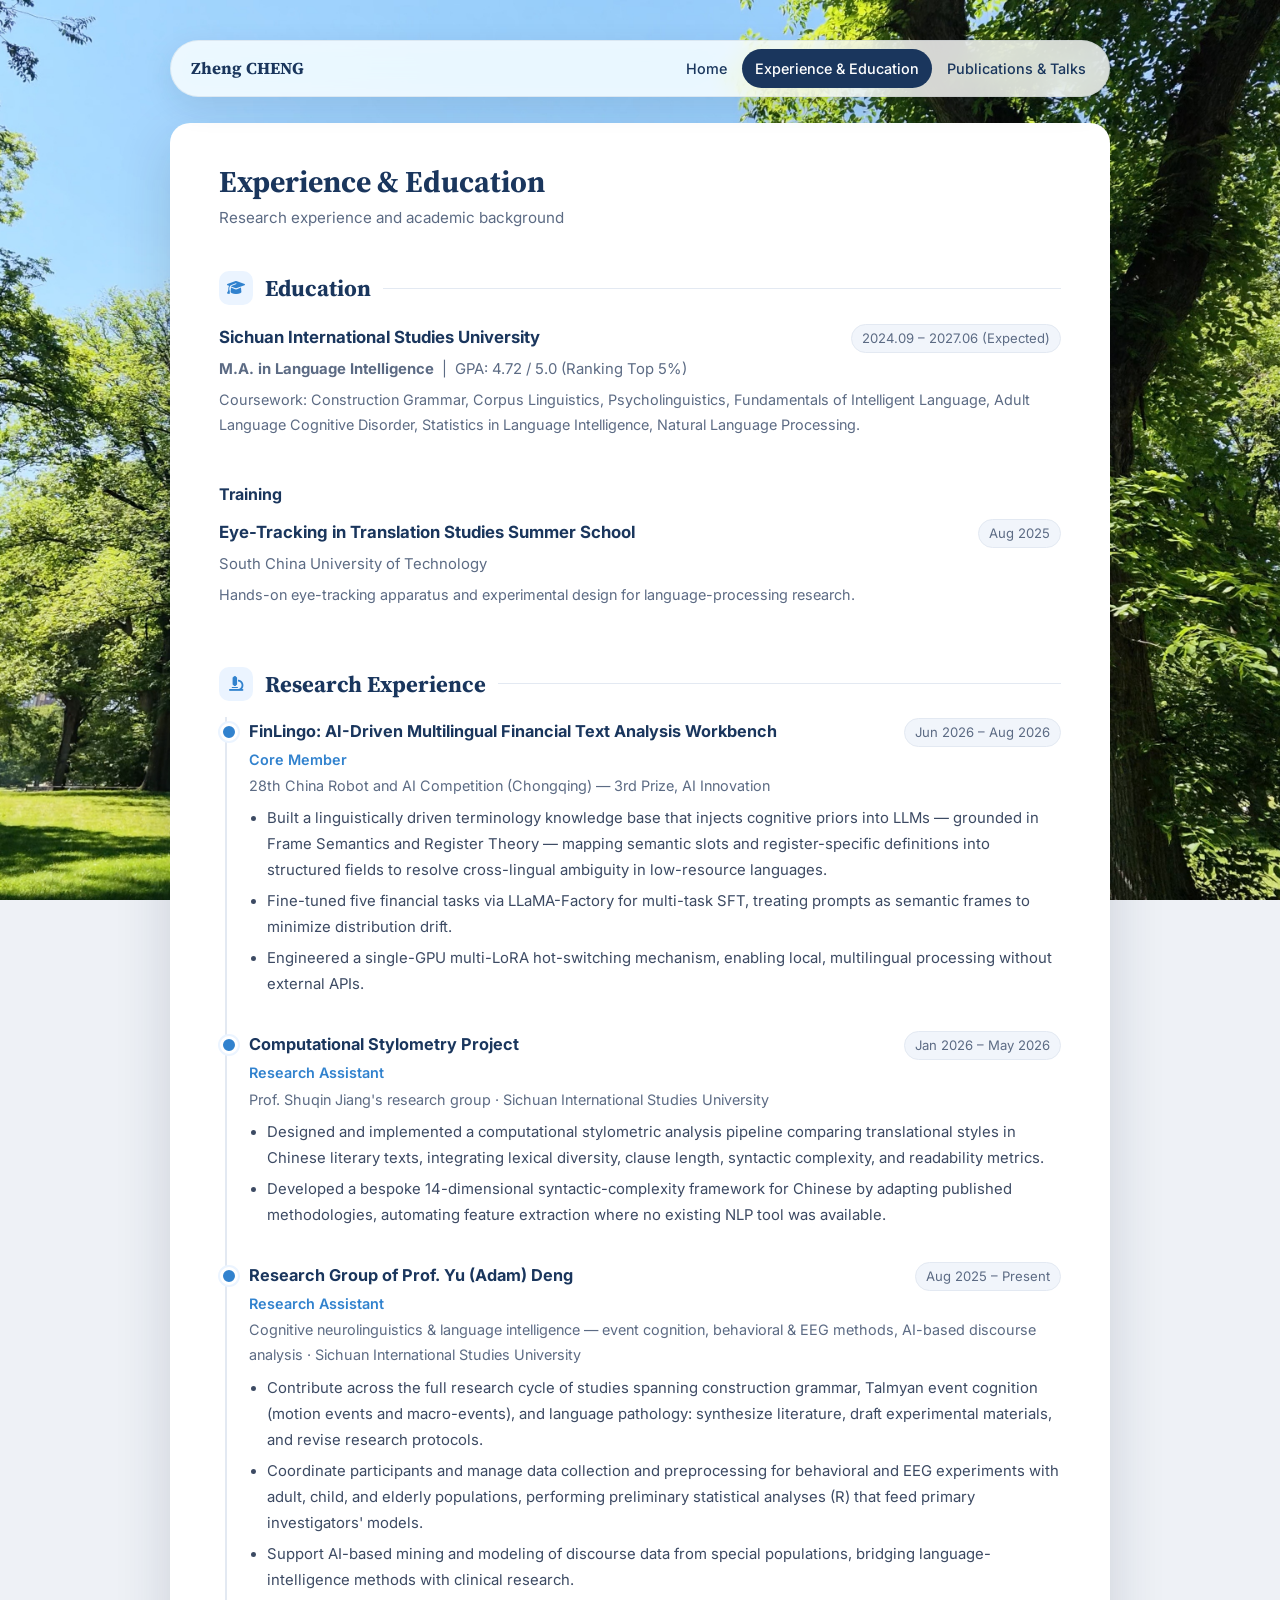
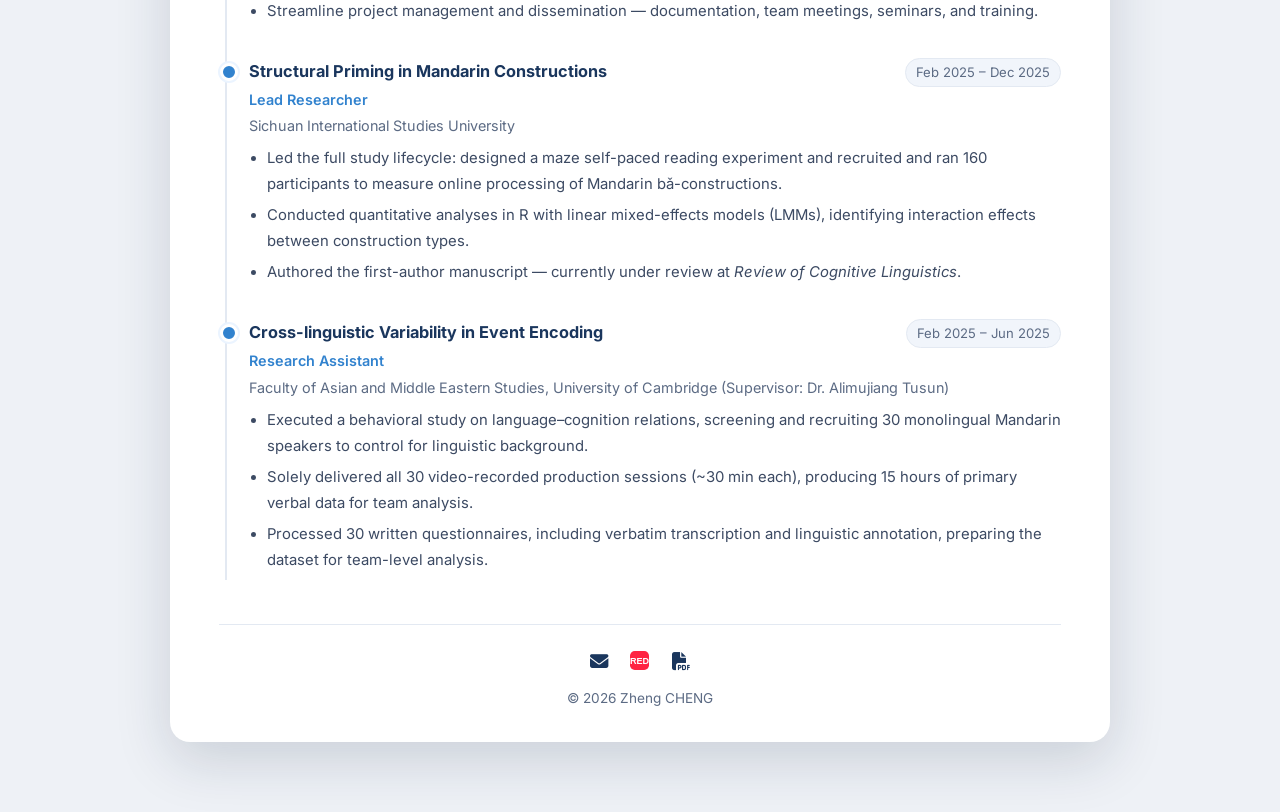
<file: experience-education.html>
<!DOCTYPE html>
<html lang="en">
<head>
<meta charset="UTF-8">
<meta name="viewport" content="width=device-width, initial-scale=1.0">
<title>Experience &amp; Education | Zheng CHENG (William)</title>
<meta name="description" content="Research experience and education of Zheng CHENG (William) — construction grammar, psycholinguistics, event cognition.">
<!-- Same setup as index.html: optional photo.jpg / background.jpg in this folder. -->
<link rel="preconnect" href="https://fonts.googleapis.com">
<link rel="preconnect" href="https://fonts.gstatic.com" crossorigin>
<link href="https://fonts.googleapis.com/css2?family=Inter:wght@300;400;500;600;700&family=Source+Serif+4:opsz,wght@8..60,500;8..60,600;8..60,700&display=swap" rel="stylesheet">
<link rel="stylesheet" href="https://cdnjs.cloudflare.com/ajax/libs/font-awesome/6.7.2/css/all.min.css">
<link rel="stylesheet" href="style.css">
</head>
<body>

<div class="page">

  <!-- ===== top menu bar ===== -->
  <header class="topbar">
    <a class="brand" href="index.html">Zheng CHENG</a>
    <nav>
      <a href="index.html">Home</a>
      <a href="experience-education.html" class="active">Experience &amp; Education</a>
      <a href="publications-talks.html">Publications &amp; Talks</a>
    </nav>
  </header>

  <div class="card">

    <header class="page-head">
      <h1>Experience &amp; Education</h1>
      <p>Research experience and academic background</p>
    </header>

    <!-- ===== education ===== -->
    <section id="education">
      <h2><i class="fa-solid fa-graduation-cap"></i>Education</h2>

      <div class="edu">
        <div class="edu-head">
          <strong>Sichuan International Studies University</strong>
          <span class="edu-date">2024.09 – 2027.06 (Expected)</span>
        </div>
        <p class="edu-sub"><strong>M.A. in Language Intelligence</strong> &nbsp;|&nbsp; GPA: 4.72 / 5.0 (Ranking Top 5%)</p>
        <p style="font-size:.9rem;color:var(--muted);">Coursework: Construction Grammar, Corpus Linguistics, Psycholinguistics, Fundamentals of Intelligent Language, Adult Language Cognitive Disorder, Statistics in Language Intelligence, Natural Language Processing.</p>
      </div>

      <h3 style="margin-top:22px;">Training</h3>
      <div class="edu">
        <div class="edu-head">
          <strong>Eye-Tracking in Translation Studies Summer School</strong>
          <span class="edu-date">Aug 2025</span>
        </div>
        <p class="edu-sub">South China University of Technology</p>
        <p style="font-size:.9rem;color:var(--muted);">Hands-on eye-tracking apparatus and experimental design for language-processing research.</p>
      </div>
    </section>

    <!-- ===== research experience ===== -->
    <section id="experience">
      <h2><i class="fa-solid fa-microscope"></i>Research Experience</h2>

      <div class="exp">
        <div class="exp-head">
          <strong>FinLingo: AI-Driven Multilingual Financial Text Analysis Workbench</strong>
          <span class="edu-date">Jun 2026 – Aug 2026</span>
        </div>
        <p class="exp-role">Core Member</p>
        <p class="exp-org">28th China Robot and AI Competition (Chongqing) — 3rd Prize, AI Innovation</p>
        <ul>
          <li>Built a linguistically driven terminology knowledge base that injects cognitive priors into LLMs — grounded in Frame Semantics and Register Theory — mapping semantic slots and register-specific definitions into structured fields to resolve cross-lingual ambiguity in low-resource languages.</li>
          <li>Fine-tuned five financial tasks via LLaMA-Factory for multi-task SFT, treating prompts as semantic frames to minimize distribution drift.</li>
          <li>Engineered a single-GPU multi-LoRA hot-switching mechanism, enabling local, multilingual processing without external APIs.</li>
        </ul>
      </div>

      <div class="exp">
        <div class="exp-head">
          <strong>Computational Stylometry Project</strong>
          <span class="edu-date">Jan 2026 – May 2026</span>
        </div>
        <p class="exp-role">Research Assistant</p>
        <p class="exp-org">Prof. Shuqin Jiang's research group · Sichuan International Studies University</p>
        <ul>
          <li>Designed and implemented a computational stylometric analysis pipeline comparing translational styles in Chinese literary texts, integrating lexical diversity, clause length, syntactic complexity, and readability metrics.</li>
          <li>Developed a bespoke 14-dimensional syntactic-complexity framework for Chinese by adapting published methodologies, automating feature extraction where no existing NLP tool was available.</li>
        </ul>
      </div>

      <div class="exp">
        <div class="exp-head">
          <strong>Research Group of Prof. Yu (Adam) Deng</strong>
          <span class="edu-date">Aug 2025 – Present</span>
        </div>
        <p class="exp-role">Research Assistant</p>
        <p class="exp-org">Cognitive neurolinguistics &amp; language intelligence — event cognition, behavioral &amp; EEG methods, AI-based discourse analysis · Sichuan International Studies University</p>
        <ul>
          <li>Contribute across the full research cycle of studies spanning construction grammar, Talmyan event cognition (motion events and macro-events), and language pathology: synthesize literature, draft experimental materials, and revise research protocols.</li>
          <li>Coordinate participants and manage data collection and preprocessing for behavioral and EEG experiments with adult, child, and elderly populations, performing preliminary statistical analyses (R) that feed primary investigators' models.</li>
          <li>Support AI-based mining and modeling of discourse data from special populations, bridging language-intelligence methods with clinical research.</li>
          <li>Streamline project management and dissemination — documentation, team meetings, seminars, and training.</li>
        </ul>
      </div>

      <div class="exp">
        <div class="exp-head">
          <strong>Structural Priming in Mandarin Constructions</strong>
          <span class="edu-date">Feb 2025 – Dec 2025</span>
        </div>
        <p class="exp-role">Lead Researcher</p>
        <p class="exp-org">Sichuan International Studies University</p>
        <ul>
          <li>Led the full study lifecycle: designed a maze self-paced reading experiment and recruited and ran 160 participants to measure online processing of Mandarin bǎ-constructions.</li>
          <li>Conducted quantitative analyses in R with linear mixed-effects models (LMMs), identifying interaction effects between construction types.</li>
          <li>Authored the first-author manuscript — currently under review at <em>Review of Cognitive Linguistics</em>.</li>
        </ul>
      </div>

      <div class="exp">
        <div class="exp-head">
          <strong>Cross-linguistic Variability in Event Encoding</strong>
          <span class="edu-date">Feb 2025 – Jun 2025</span>
        </div>
        <p class="exp-role">Research Assistant</p>
        <p class="exp-org">Faculty of Asian and Middle Eastern Studies, University of Cambridge (Supervisor: Dr. Alimujiang Tusun)</p>
        <ul>
          <li>Executed a behavioral study on language–cognition relations, screening and recruiting 30 monolingual Mandarin speakers to control for linguistic background.</li>
          <li>Solely delivered all 30 video-recorded production sessions (~30 min each), producing 15 hours of primary verbal data for team analysis.</li>
          <li>Processed 30 written questionnaires, including verbatim transcription and linguistic annotation, preparing the dataset for team-level analysis.</li>
        </ul>
      </div>

    </section>

    <!-- ===== footer ===== -->
    <footer>
      <div class="social">
        <a href="mailto:YGDX2013snow@gmail.com" aria-label="Email"><i class="fa-solid fa-envelope"></i></a>
        <a href="https://xhslink.cn/m/6jIp3ClYBVU" target="_blank" rel="noopener" aria-label="Xiaohongshu" title="小红书">
          <svg viewBox="0 0 24 24" width="19" height="19" xmlns="http://www.w3.org/2000/svg" role="img">
            <rect width="24" height="24" rx="6" fill="#FF2442"/>
            <text x="12" y="16.5" text-anchor="middle" font-family="'Arial Black',Arial,sans-serif" font-size="11.5" font-weight="900" fill="#ffffff">RED</text>
          </svg>
        </a>
        <a href="Zheng%20Cheng%20%28William%29_CV.pdf" target="_blank" rel="noopener" aria-label="Curriculum Vitae (CV)" title="Curriculum Vitae (CV)"><i class="fa-solid fa-file-pdf"></i></a>
      </div>
      &copy; 2026 Zheng CHENG
    </footer>

  </div>
</div>

</body>
</html>
</file>
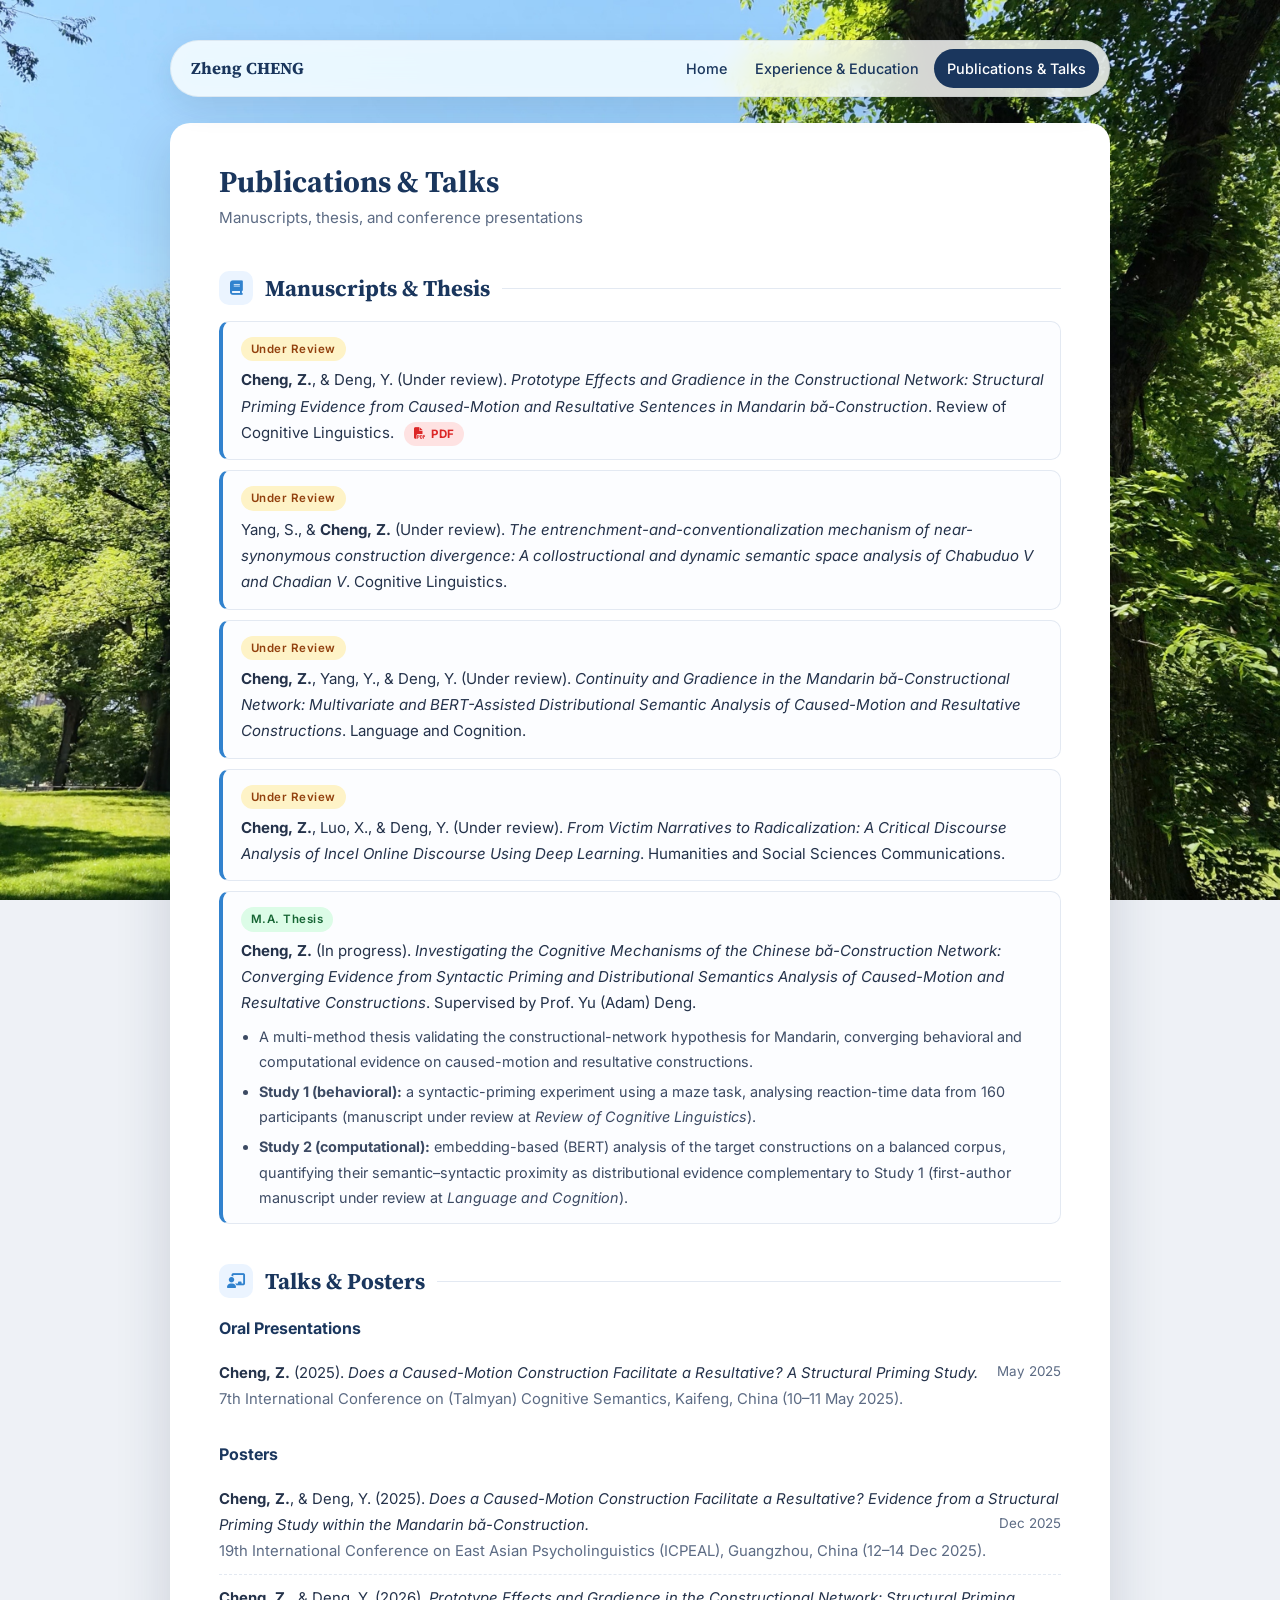
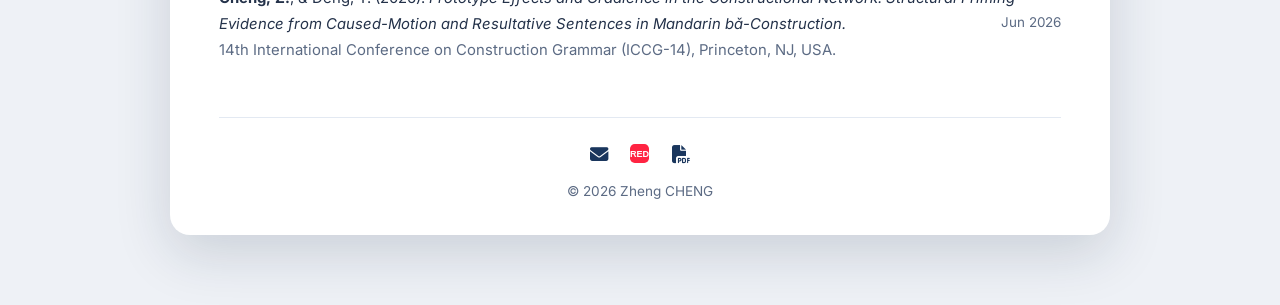
<file: publications-talks.html>
<!DOCTYPE html>
<html lang="en">
<head>
<meta charset="UTF-8">
<meta name="viewport" content="width=device-width, initial-scale=1.0">
<title>Publications &amp; Talks | Zheng CHENG (William)</title>
<meta name="description" content="Manuscripts, thesis, and conference presentations of Zheng CHENG (William) — construction grammar and psycholinguistics.">
<!-- Same setup as index.html: optional photo.jpg / background.jpg in this folder. -->
<link rel="preconnect" href="https://fonts.googleapis.com">
<link rel="preconnect" href="https://fonts.gstatic.com" crossorigin>
<link href="https://fonts.googleapis.com/css2?family=Inter:wght@300;400;500;600;700&family=Source+Serif+4:opsz,wght@8..60,500;8..60,600;8..60,700&display=swap" rel="stylesheet">
<link rel="stylesheet" href="https://cdnjs.cloudflare.com/ajax/libs/font-awesome/6.7.2/css/all.min.css">
<link rel="stylesheet" href="style.css">
</head>
<body>

<div class="page">

  <!-- ===== top menu bar ===== -->
  <header class="topbar">
    <a class="brand" href="index.html">Zheng CHENG</a>
    <nav>
      <a href="index.html">Home</a>
      <a href="experience-education.html">Experience &amp; Education</a>
      <a href="publications-talks.html" class="active">Publications &amp; Talks</a>
    </nav>
  </header>

  <div class="card">

    <header class="page-head">
      <h1>Publications &amp; Talks</h1>
      <p>Manuscripts, thesis, and conference presentations</p>
    </header>

    <!-- ===== manuscripts & thesis ===== -->
    <section id="publications">
      <h2><i class="fa-solid fa-book"></i>Manuscripts &amp; Thesis</h2>

      <div class="pub">
        <span class="status under-review">Under Review</span><br>
        <strong>Cheng, Z.</strong>, &amp; Deng, Y. (Under review). <em>Prototype Effects and Gradience in the Constructional Network: Structural Priming Evidence from Caused-Motion and Resultative Sentences in Mandarin bǎ-Construction</em>. Review of Cognitive Linguistics. <a class="pub-pdf" href="RCL_Manuscript.pdf" target="_blank" rel="noopener" title="View PDF"><i class="fa-solid fa-file-pdf"></i> PDF</a>
      </div>

      <div class="pub">
        <span class="status under-review">Under Review</span><br>
        Yang, S., &amp; <strong>Cheng, Z.</strong> (Under review). <em>The entrenchment-and-conventionalization mechanism of near-synonymous construction divergence: A collostructional and dynamic semantic space analysis of Chabuduo V and Chadian V</em>. Cognitive Linguistics.
      </div>

      <div class="pub">
        <span class="status under-review">Under Review</span><br>
        <strong>Cheng, Z.</strong>, Yang, Y., &amp; Deng, Y. (Under review). <em>Continuity and Gradience in the Mandarin bǎ-Constructional Network: Multivariate and BERT-Assisted Distributional Semantic Analysis of Caused-Motion and Resultative Constructions</em>. Language and Cognition.
      </div>

      <div class="pub">
        <span class="status under-review">Under Review</span><br>
        <strong>Cheng, Z.</strong>, Luo, X., &amp; Deng, Y. (Under review). <em>From Victim Narratives to Radicalization: A Critical Discourse Analysis of Incel Online Discourse Using Deep Learning</em>. Humanities and Social Sciences Communications.
      </div>

      <div class="pub">
        <span class="status thesis">M.A. Thesis</span><br>
        <strong>Cheng, Z.</strong> (In progress). <em>Investigating the Cognitive Mechanisms of the Chinese bǎ-Construction Network: Converging Evidence from Syntactic Priming and Distributional Semantics Analysis of Caused-Motion and Resultative Constructions</em>. Supervised by Prof. Yu (Adam) Deng.
        <ul style="margin:7px 0 0;padding-left:18px;font-size:.9rem;color:#3c4a63;">
          <li style="margin-bottom:5px;">A multi-method thesis validating the constructional-network hypothesis for Mandarin, converging behavioral and computational evidence on caused-motion and resultative constructions.</li>
          <li style="margin-bottom:5px;"><strong>Study 1 (behavioral):</strong> a syntactic-priming experiment using a maze task, analysing reaction-time data from 160 participants (manuscript under review at <em>Review of Cognitive Linguistics</em>).</li>
          <li><strong>Study 2 (computational):</strong> embedding-based (BERT) analysis of the target constructions on a balanced corpus, quantifying their semantic–syntactic proximity as distributional evidence complementary to Study 1 (first-author manuscript under review at <em>Language and Cognition</em>).</li>
        </ul>
      </div>
    </section>

    <!-- ===== talks & posters ===== -->
    <section id="talks">
      <h2><i class="fa-solid fa-chalkboard-user"></i>Talks &amp; Posters</h2>

      <h3>Oral Presentations</h3>
      <ul class="talk-list">
        <li>
          <strong>Cheng, Z.</strong> (2025). <em>Does a Caused-Motion Construction Facilitate a Resultative? A Structural Priming Study.</em>
          <span class="year">May 2025</span><br>
          <span class="conf">7th International Conference on (Talmyan) Cognitive Semantics, Kaifeng, China (10–11 May 2025).</span>
        </li>
      </ul>

      <h3 style="margin-top:18px;">Posters</h3>
      <ul class="talk-list">
        <li>
          <strong>Cheng, Z.</strong>, &amp; Deng, Y. (2025). <em>Does a Caused-Motion Construction Facilitate a Resultative? Evidence from a Structural Priming Study within the Mandarin bǎ-Construction.</em>
          <span class="year">Dec 2025</span><br>
          <span class="conf">19th International Conference on East Asian Psycholinguistics (ICPEAL), Guangzhou, China (12–14 Dec 2025).</span>
        </li>
        <li>
          <strong>Cheng, Z.</strong>, &amp; Deng, Y. (2026). <em>Prototype Effects and Gradience in the Constructional Network: Structural Priming Evidence from Caused-Motion and Resultative Sentences in Mandarin bǎ-Construction.</em>
          <span class="year">Jun 2026</span><br>
          <span class="conf">14th International Conference on Construction Grammar (ICCG-14), Princeton, NJ, USA.</span>
        </li>
      </ul>
    </section>

    <!-- ===== footer ===== -->
    <footer>
      <div class="social">
        <a href="mailto:YGDX2013snow@gmail.com" aria-label="Email"><i class="fa-solid fa-envelope"></i></a>
        <a href="https://xhslink.cn/m/6jIp3ClYBVU" target="_blank" rel="noopener" aria-label="Xiaohongshu" title="小红书">
          <svg viewBox="0 0 24 24" width="19" height="19" xmlns="http://www.w3.org/2000/svg" role="img">
            <rect width="24" height="24" rx="6" fill="#FF2442"/>
            <text x="12" y="16.5" text-anchor="middle" font-family="'Arial Black',Arial,sans-serif" font-size="11.5" font-weight="900" fill="#ffffff">RED</text>
          </svg>
        </a>
        <a href="Zheng%20Cheng%20%28William%29_CV.pdf" target="_blank" rel="noopener" aria-label="Curriculum Vitae (CV)" title="Curriculum Vitae (CV)"><i class="fa-solid fa-file-pdf"></i></a>
      </div>
      &copy; 2026 Zheng CHENG
    </footer>

  </div>
</div>

</body>
</html>
</file>
<file: style.css>
/* ============================================================
   Shared styles — Zheng CHENG (William) academic homepage
   ============================================================ */
:root{
  --navy:#1a365d;
  --navy-800:#14294a;
  --blue:#2b6cb0;
  --blue-600:#3182ce;
  --blue-soft:#ebf4ff;
  --ink:#24324a;
  --muted:#5c6b84;
  --line:#e3e9f2;
  --card:#ffffff;
  --shadow:0 18px 55px rgba(20,35,60,.16);
}
*{box-sizing:border-box;margin:0;padding:0}
html{scroll-behavior:smooth}
body{
  font-family:'Inter',-apple-system,BlinkMacSystemFont,'Segoe UI',Roboto,Helvetica,Arial,sans-serif;
  color:var(--ink);
  line-height:1.75;
  /*
    ===== BACKGROUND IMAGE =====
    1. Pick any image (photo / abstract / gradient).
    2. Rename it exactly to:  background.jpg
    3. Upload it to the same folder as this page on GitHub.
    If the image is missing, the light neutral background below is
    used instead. To use a different filename, just edit the url() line.
  */
  background-color:#eef1f6;
  background-image:url("background.jpg");
  background-repeat:no-repeat;
  background-position:center center;
  background-size:cover;
  background-attachment:fixed;
  min-height:100vh;
}
.page{max-width:980px;margin:0 auto;padding:40px 20px 70px;}
.card{
  background:var(--card);
  border-radius:20px;
  padding:36px 48px 30px;
  box-shadow:var(--shadow);
  border:1px solid rgba(255,255,255,.7);
  animation:rise .5s ease-out;
}
@keyframes rise{from{opacity:0;transform:translateY(14px)}to{opacity:1;transform:none}}

/* ---------- top menu bar ---------- */
.topbar{
  position:sticky;top:12px;z-index:60;
  display:flex;align-items:center;justify-content:space-between;gap:16px;
  background:rgba(255,255,255,.82);
  backdrop-filter:blur(14px) saturate(1.5);
  -webkit-backdrop-filter:blur(14px) saturate(1.5);
  border:1px solid rgba(26,54,93,.08);
  border-radius:999px;
  padding:8px 10px 8px 20px;
  margin-bottom:26px;
  box-shadow:0 10px 30px rgba(20,35,60,.10);
}
.topbar .brand{
  font-family:'Source Serif 4',Georgia,serif;
  font-weight:700;font-size:1.05rem;
  color:var(--navy);text-decoration:none;white-space:nowrap;
}
.topbar nav{display:flex;flex-wrap:wrap;gap:2px;}
.topbar nav a{
  color:var(--navy);text-decoration:none;
  font-size:.9rem;font-weight:500;
  padding:7px 13px;border-radius:999px;transition:.2s;
}
.topbar nav a:hover{background:var(--blue-soft);color:var(--blue-600);}
.topbar nav a.active{background:var(--navy);color:#fff;}

/* ---------- page heading (sub pages) ---------- */
.page-head{margin:4px 0 22px;}
.page-head h1{
  font-family:'Source Serif 4',Georgia,serif;
  font-size:1.9rem;color:var(--navy);line-height:1.2;
}
.page-head p{color:var(--muted);font-size:.95rem;margin-top:4px;}

/* ---------- hero ---------- */
.hero{display:flex;gap:36px;align-items:flex-start;padding:8px 0 10px;}
.hero-text{flex:1;min-width:0;}
.name{
  font-family:'Source Serif 4',Georgia,serif;
  font-size:2.35rem;font-weight:700;color:var(--navy);
  line-height:1.15;letter-spacing:-.01em;
}
.name .william{color:var(--muted);font-weight:500;font-size:1.45rem;}
.subtitle{font-size:1.08rem;color:var(--blue-600);font-weight:600;margin:8px 0 2px;}
.affil{color:var(--muted);font-size:.97rem;}
.contact{list-style:none;margin-top:16px;display:flex;flex-wrap:wrap;gap:8px 22px;}
.contact li{display:flex;align-items:center;gap:9px;font-size:.92rem;color:var(--muted);}
.contact a{color:var(--navy);text-decoration:none;border-bottom:1px dashed transparent;transition:.2s;}
.contact a:hover{color:var(--blue-600);border-bottom-color:var(--blue-600);}
.contact i{width:18px;text-align:center;color:var(--blue-600);}
/*
  ===== AVATAR =====
  Video: avatar.mp4 (or avatar.mov) — looping clip, H.264 recommended.
  Photo: photo.jpg — shown when the video cannot play (your avatar).
  If both are missing, the "ZC" initials are shown.
*/
.avatar-wrap{position:relative;flex-shrink:0;width:118px;height:118px;}
.avatar{
  width:118px;height:118px;border-radius:34%;
  object-fit:cover;object-position:center;
  display:block;position:relative;z-index:1;
  border:4px solid #fff;
  box-shadow:0 12px 30px rgba(20,35,60,.20);
  background:linear-gradient(140deg,var(--navy-800),var(--blue));
}
.avatar-fallback{
  position:absolute;inset:0;width:100%;height:100%;
  object-fit:cover;object-position:center;
  display:none;z-index:1;
  border-radius:34%;border:4px solid #fff;
  box-shadow:0 12px 30px rgba(20,35,60,.20);
  background:linear-gradient(140deg,var(--navy-800),var(--blue));
}
.avatar-initials{
  position:absolute;inset:0;
  display:none;align-items:center;justify-content:center;
  z-index:1;
  border-radius:34%;border:4px solid #fff;
  box-shadow:0 12px 30px rgba(20,35,60,.20);
  background:linear-gradient(140deg,var(--navy-800),var(--blue));
  font-family:'Source Serif 4',Georgia,serif;
  font-size:2.2rem;font-weight:600;line-height:1;color:#fff;
}

/* ---------- sections ---------- */
section{margin-top:40px;scroll-margin-top:110px;}
h2{
  display:flex;align-items:center;gap:12px;
  font-family:'Source Serif 4',Georgia,serif;
  font-size:1.42rem;color:var(--navy);margin-bottom:16px;
  line-height:1.35;
}
h2 i{
  width:34px;height:34px;border-radius:10px;
  background:var(--blue-soft);color:var(--blue-600);
  font-size:.9rem;flex-shrink:0;
}
/* higher specificity than FontAwesome's .fa-solid rule so the
   icon glyph is truly centered inside the rounded square */
h2 i.fa-solid, h2 i.fa-regular, h2 i.fa-brands{
  display:inline-block;text-align:center;line-height:34px;
}
h2 i::before{line-height:1;}
h2::after{content:"";flex:1;height:1px;background:var(--line);}
h3{font-size:1rem;color:var(--navy);margin:0 0 8px;}

/* ---------- interests ---------- */
.about-text{font-size:.96rem;color:#3c4a63;}
.tags{display:flex;flex-wrap:wrap;gap:8px;margin-top:14px;}
.tag{
  background:var(--blue-soft);color:var(--navy);
  border:1px solid #d6e6f8;
  padding:5px 14px;border-radius:999px;
  font-size:.87rem;font-weight:500;
}

/* ---------- education ---------- */
.edu{padding:2px 0 20px;}
.edu-head{display:flex;justify-content:space-between;align-items:baseline;gap:12px;}
.edu-head strong{font-size:1.05rem;color:var(--navy);}
.edu-date{
  flex-shrink:0;font-size:.82rem;color:var(--muted);
  background:#f1f5fb;border:1px solid var(--line);
  padding:2px 10px;border-radius:999px;white-space:nowrap;
}
.edu-sub{color:var(--muted);font-size:.93rem;margin:3px 0 5px;}

/* ---------- experience timeline ---------- */
.exp{
  position:relative;padding:0 0 28px 22px;
  border-left:2px solid var(--line);margin-left:6px;
}
.exp:last-child{padding-bottom:2px;}
.exp::before{
  content:"";position:absolute;left:-7px;top:6px;
  width:12px;height:12px;border-radius:50%;
  background:var(--blue-600);border:3px solid #fff;
  box-shadow:0 0 0 2px var(--blue-soft);
}
.exp-head{display:flex;justify-content:space-between;align-items:baseline;gap:10px;flex-wrap:wrap;}
.exp-head strong{color:var(--navy);font-size:1.02rem;}
.exp-role{color:var(--blue-600);font-weight:600;font-size:.9rem;}
.exp-org{color:var(--muted);font-size:.9rem;margin:1px 0 7px;}
.exp ul{padding-left:18px;font-size:.93rem;color:#3c4a63;}
.exp li{margin-bottom:5px;}
.exp-note{
  margin-top:10px;font-size:.86rem;color:var(--muted);
  background:#f6f9fd;border:1px dashed var(--line);
  border-radius:10px;padding:8px 12px;
}

/* ---------- publications ---------- */
.pub{
  border:1px solid var(--line);border-left:4px solid var(--blue-600);
  border-radius:10px;background:#fcfdff;
  padding:13px 16px 13px 18px;margin-bottom:10px;font-size:.94rem;
}
.pub .status{
  display:inline-block;font-size:.72rem;font-weight:600;letter-spacing:.04em;
  padding:2px 10px;border-radius:999px;margin-bottom:6px;
}
.status.under-review{background:#fef3c7;color:#92400e;}
.status.manuscript{background:#e0e7ff;color:#3730a3;}
.status.thesis{background:#dcfce7;color:#166534;}

/* ---------- PDF badge on publications ---------- */
.pub-pdf{
  display:inline-flex;align-items:center;gap:5px;
  margin-left:6px;
  padding:2px 10px;border-radius:999px;
  background:#fee2e2;color:#dc2626;
  font-size:.72rem;font-weight:700;letter-spacing:.03em;text-decoration:none;
  vertical-align:1px;white-space:nowrap;transition:.2s;
}
.pub-pdf:hover{background:#dc2626;color:#fff;}

/* ---------- talks ---------- */
.talk-list{list-style:none;}
.talk-list li{padding:10px 0;border-bottom:1px dashed var(--line);font-size:.93rem;}
.talk-list li:last-child{border-bottom:none;}
.talk-list .conf{color:var(--muted);}
.talk-list .year{float:right;color:var(--muted);font-size:.84rem;}

/* ---------- skills / badges ---------- */
.skills{display:grid;grid-template-columns:1fr 1fr;gap:14px;}
.skill-card{border:1px solid var(--line);border-radius:12px;padding:14px 16px;background:#fcfdff;}
.skill-card h3{display:flex;align-items:center;gap:9px;font-size:.95rem;}
.skill-card h3 i{color:var(--blue-600);width:17px;}
.skill-card p{font-size:.9rem;color:#3c4a63;}
.badge-list{list-style:none;display:grid;grid-template-columns:1fr 1fr;gap:6px 20px;font-size:.92rem;}
.badge-list li{display:flex;gap:9px;align-items:center;color:#3c4a63;}
.badge-list i{color:var(--blue-600);width:16px;}
.badge-list li.full{grid-column:1 / -1;align-items:flex-start;}

/* ---------- footer ---------- */
footer{
  margin-top:44px;padding-top:20px;
  border-top:1px solid var(--line);
  text-align:center;color:var(--muted);font-size:.85rem;
}
footer .social{margin-bottom:10px;}
footer .social a{color:var(--navy);font-size:1.15rem;margin:0 9px;text-decoration:none;transition:.2s;}
footer .social a:hover{color:var(--blue-600);}
footer .social a svg{vertical-align:-2px;}

/* ---------- responsive ---------- */
@media (max-width:760px){
  .page{padding:20px 12px 56px;}
  .card{padding:26px 20px 22px;border-radius:16px;}
  .topbar{flex-direction:column;align-items:stretch;gap:8px;border-radius:18px;padding:12px 14px;}
  .topbar nav{overflow-x:auto;flex-wrap:nowrap;padding-bottom:2px;}
  .topbar nav a{white-space:nowrap;padding:6px 12px;}
  .hero{flex-direction:column-reverse;gap:18px;}
  .name{font-size:1.85rem;}
  .name .william{font-size:1.15rem;}
  .skills,.badge-list{grid-template-columns:1fr;}
  .exp-head,.edu-head{flex-direction:column;align-items:flex-start;gap:2px;}
  .talk-list .year{float:none;display:inline-block;margin-left:6px;}
  body{background-attachment:scroll;}
}
</file>
